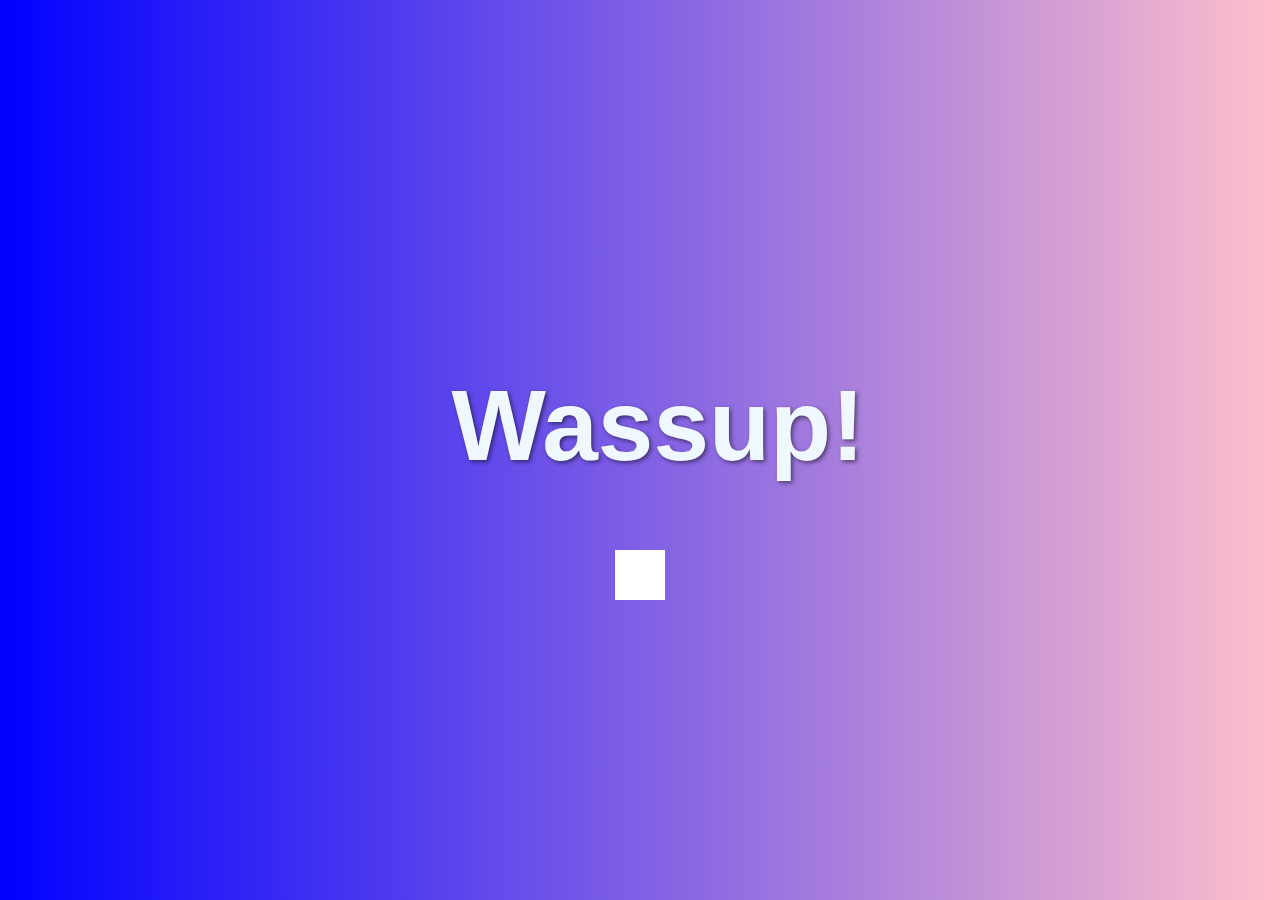
<file: AnimatedSearchWidget/index.html>
<!DOCTYPE html>
<html lang="en">
  <head>
    <meta charset="UTF-8" />
    <meta name="viewport" content="width=device-width, initial-scale=1.0" />
    <link rel="stylesheet" href="../MakingTemplate/style.css" />
    <link
      rel="stylesheet"
      href="https://cdnjs.cloudflare.com/ajax/libs/font-awesome/5.15.2/css/all.min.css"
      integrity="sha512-HK5fgLBL+xu6dm/Ii3z4xhlSUyZgTT9tuc/hSrtw6uzJOvgRr2a9jyxxT1ely+B+xFAmJKVSTbpM/CuL7qxO8w=="
      crossorigin="anonymous"
    />
    <link rel="stylesheet" href="./style.css" />
    <title>Hidden Search</title>
  </head>
  <body>
    <h1>Wassup!</h1>
    <div class="search">
      <input type="text" class=" input" placeholder="Search..." />
      <button class="button">
        <i class="fas fa-search"></i>
      </button>
    </div>

    <script src="./search.js"></script>
  </body>
</html>
</file>
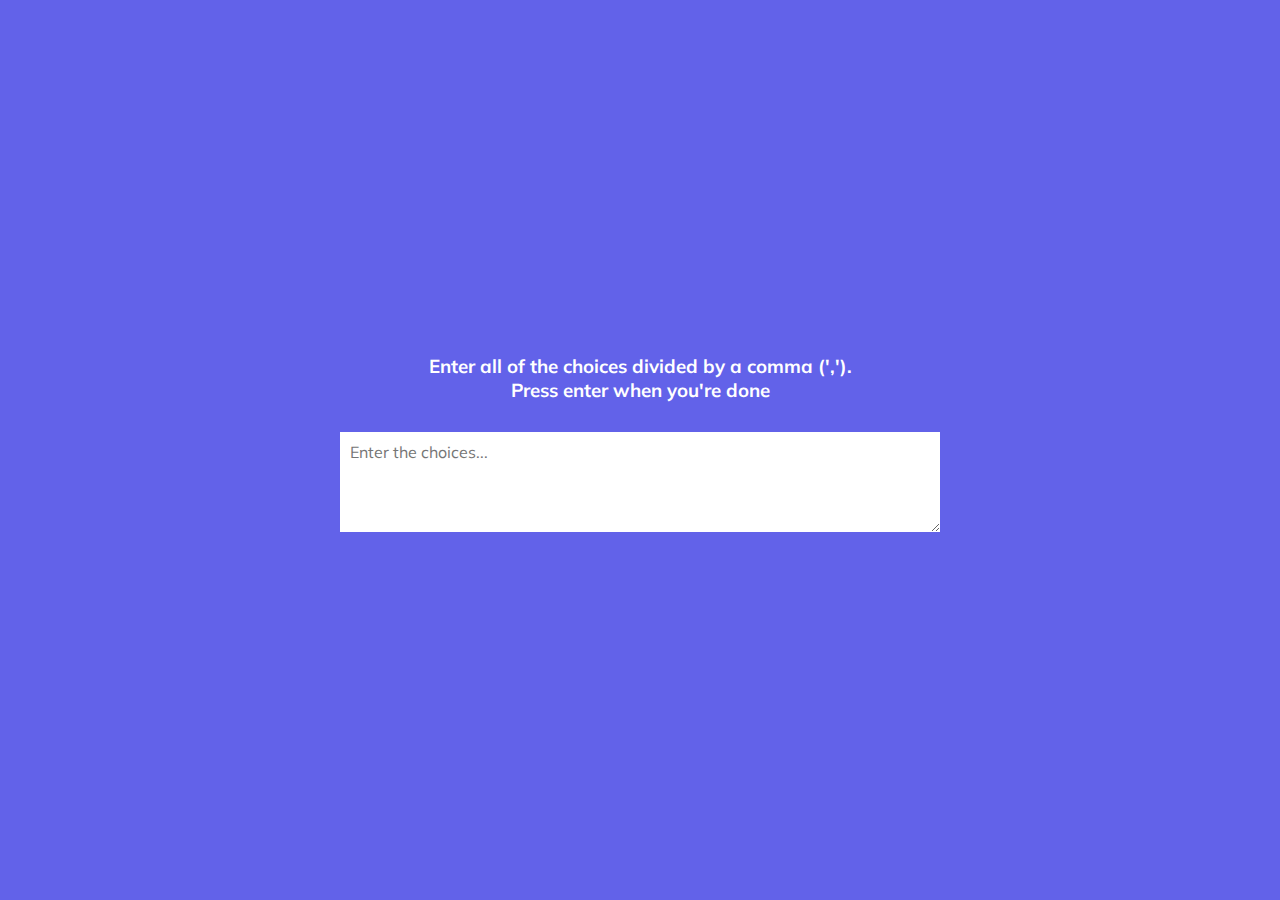
<file: ChoicePicker/index.html>
<!DOCTYPE html>
<html lang="en">
  <head>
    <meta charset="UTF-8" />
    <meta name="viewport" content="width=device-width, initial-scale=1.0" />
    <link rel="stylesheet" href="./style.css" />
    <title>Random Choice Picker</title>
  </head>
  <body>
    <div class="container">
      <h3>
        Enter all of the choices divided by a comma (','). <br />Press enter
        when you're done
      </h3>
      <textarea id="textarea" placeholder="Enter the choices..."></textarea>
      <div id="tags"></div>
    </div>
    <script src="./script.js"></script>
  </body>
</html>
</file>
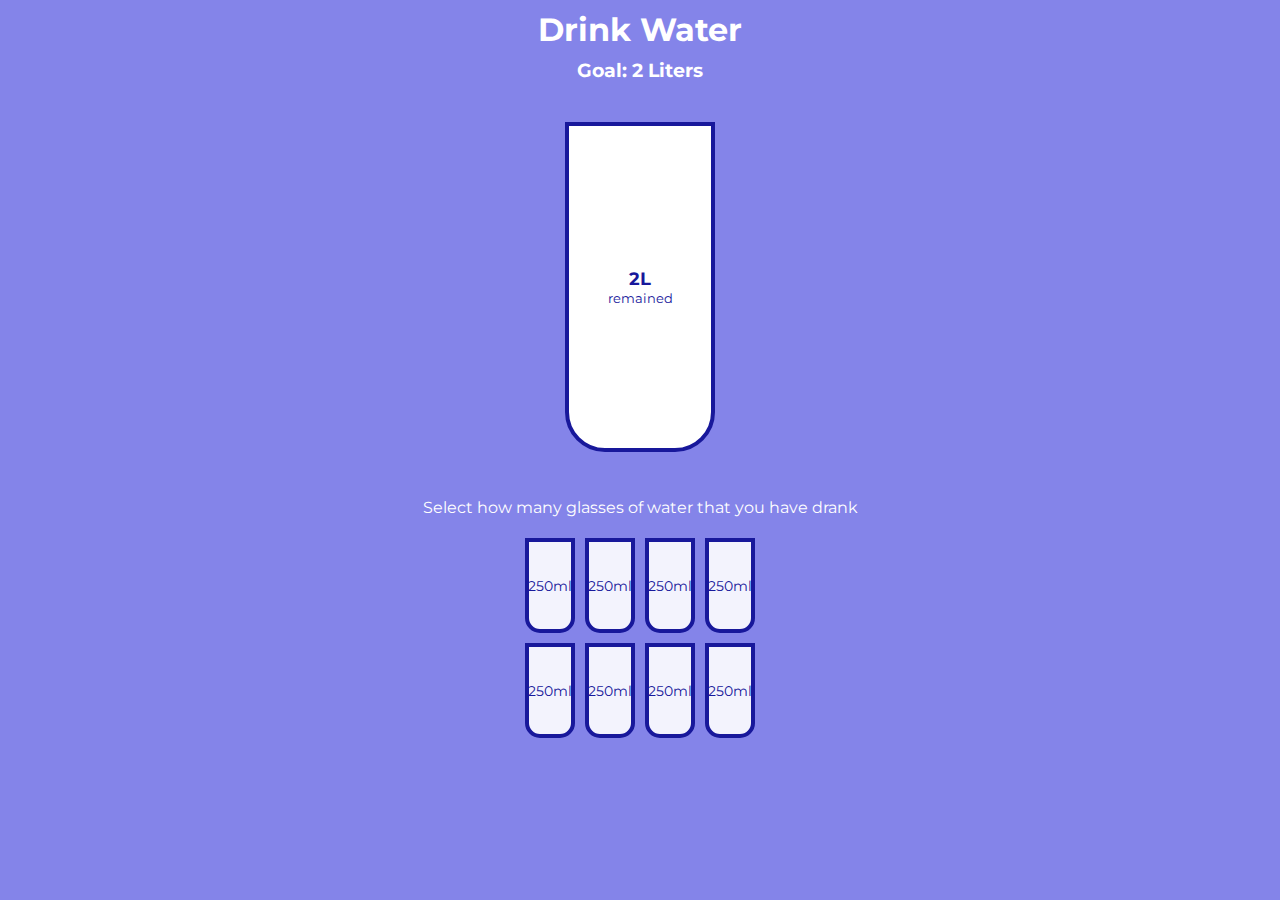
<file: DrinkWater/index.html>
<!DOCTYPE html>
<html lang="en">
<head>
    <meta charset="UTF-8">
    <meta name="viewport" content="width=device-width, initial-scale=1.0">
    <link rel="stylesheet" href="style.css">
    <title>Drink Water</title>
</head>
<body>
    <h1>Drink Water</h1>
    <h3>Goal: 2 Liters</h3>

    <div class="cup">
        <div class="remained" id="remained">
            <span id="litres"></span>
            <small>remained</small>
        </div>

        <div class="percentage" id="percentage"></div>


    </div>

    <p class="text">Select how many glasses of water that you have drank</p>

    <div class="cups">
        <div class="cup small-cup">250ml</div>
        <div class="cup small-cup">250ml</div>
        <div class="cup small-cup">250ml</div>
        <div class="cup small-cup">250ml</div>
        <div class="cup small-cup">250ml</div>
        <div class="cup small-cup">250ml</div>
        <div class="cup small-cup">250ml</div>
        <div class="cup small-cup">250ml</div>

    </div>

    <script src="script.js"></script>
</body>
</html>
</file>
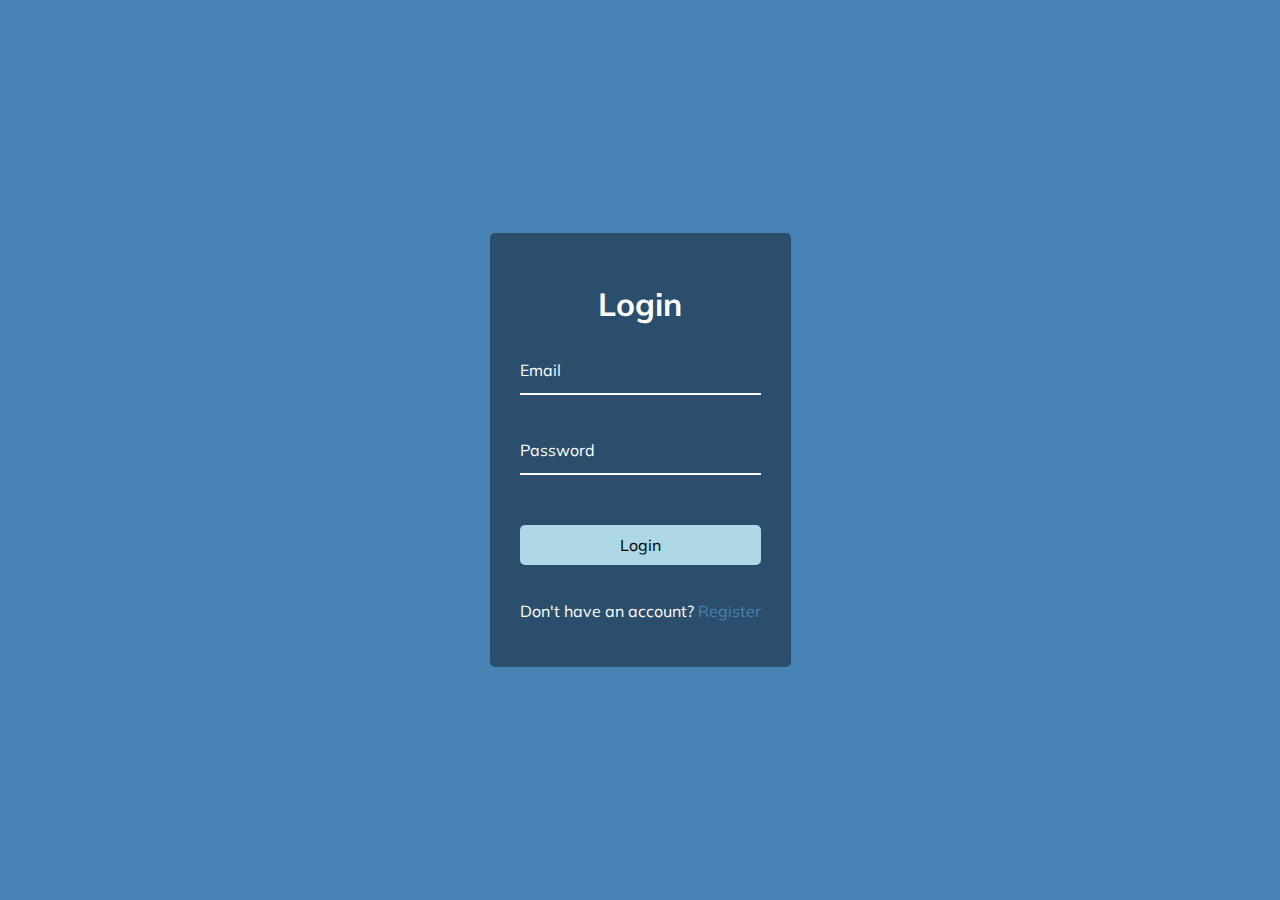
<file: FormWaveAnimation/index.html>
<!DOCTYPE html>
<html lang="en">
<head>
    <meta charset="UTF-8">
    <meta name="viewport" content="width=device-width, initial-scale=1.0">
    <link rel="stylesheet" href="./style.css">
    <title>Form Input Wave</title>
</head>
<body>
    <div class="container">
        <h1>Login</h1>
        <form>
            <div class="form-control">
                <input type="text" required>
                <label>Email</label>
            </div>
            <div class="form-control">
                <input type="password" required>
                <label>Password</label>
            </div>
            <button class="btn">Login</button>
        </form>
            <p>Don't have an account? <a href="#">Register</a></p>
    </div>

    <script src="./script.js"></script>
</body>
</html>
</file>
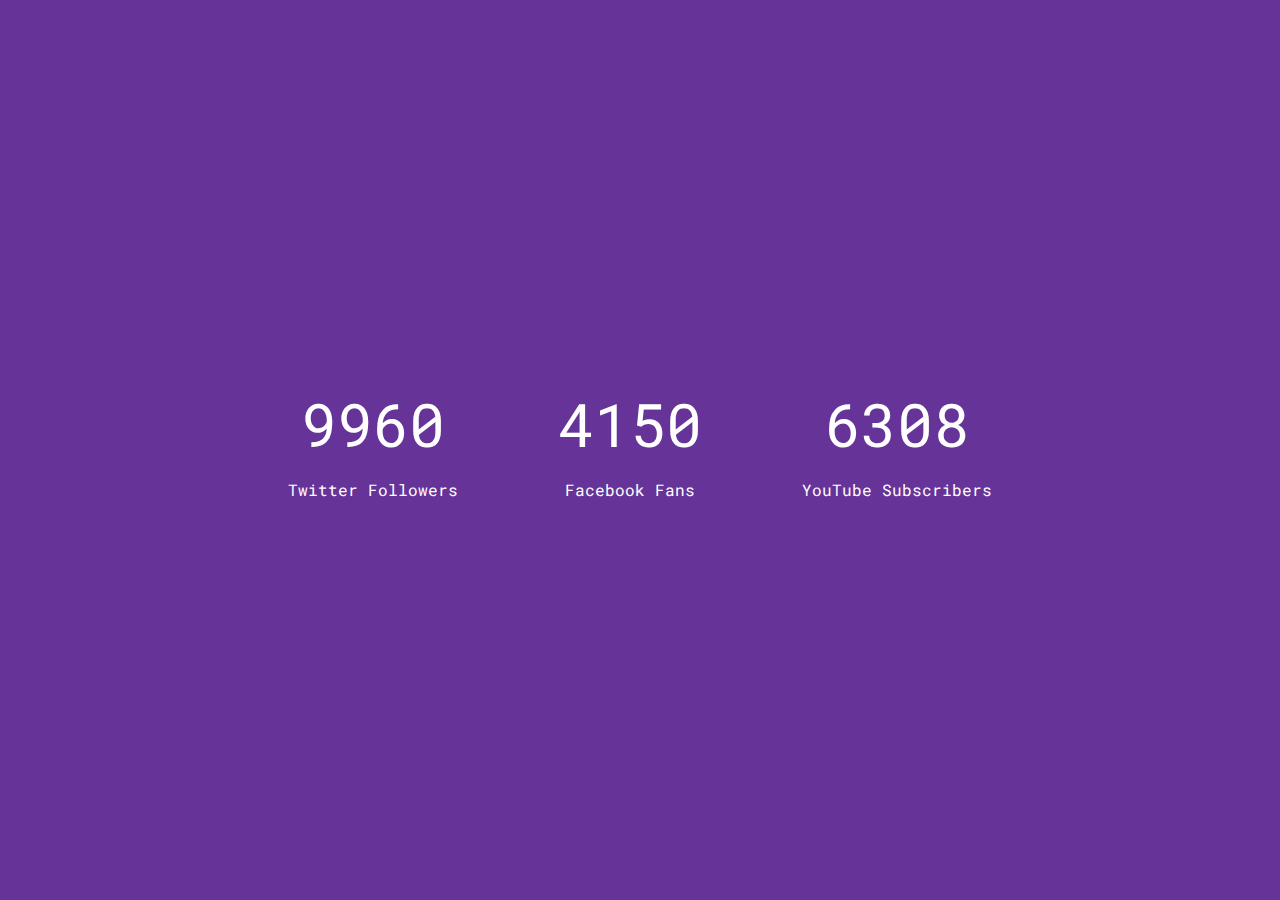
<file: IncrementCounter/index.html>
<!DOCTYPE html>
<html lang="en">
<head>
    <meta charset="UTF-8">
    <meta name="viewport" content="width=device-width, initial-scale=1.0">
    <link rel="stylesheet" href="https://cdnjs.cloudflare.com/ajax/libs/font-awesome/5.15.2/css/all.min.css"
        integrity="sha512-HK5fgLBL+xu6dm/Ii3z4xhlSUyZgTT9tuc/hSrtw6uzJOvgRr2a9jyxxT1ely+B+xFAmJKVSTbpM/CuL7qxO8w=="
        crossorigin="anonymous" />
    <link rel="stylesheet" href="./style.css">
    <title>Increment Counter</title>
</head>
<body>
    
    <div class="counter-container">
        <i class="fab fa-twitter fa-3x"></i>
        <div class="counter" data-target="12000"></div>
        <p>Twitter Followers</p>
    </div>

    <div class="counter-container">
        <i class="fab fa-facebook fa-3x"></i>
        <div class="counter" data-target="5000"></div>
        <p>Facebook Fans</p>
    </div>
    <div class="counter-container">
        <i class="fab fa-youtube fa-3x"></i>
        <div class="counter" data-target="7500"></div>
        <p>YouTube Subscribers</p>
    </div>

    <script src="./script.js"></script>
</body>
</html>
</file>
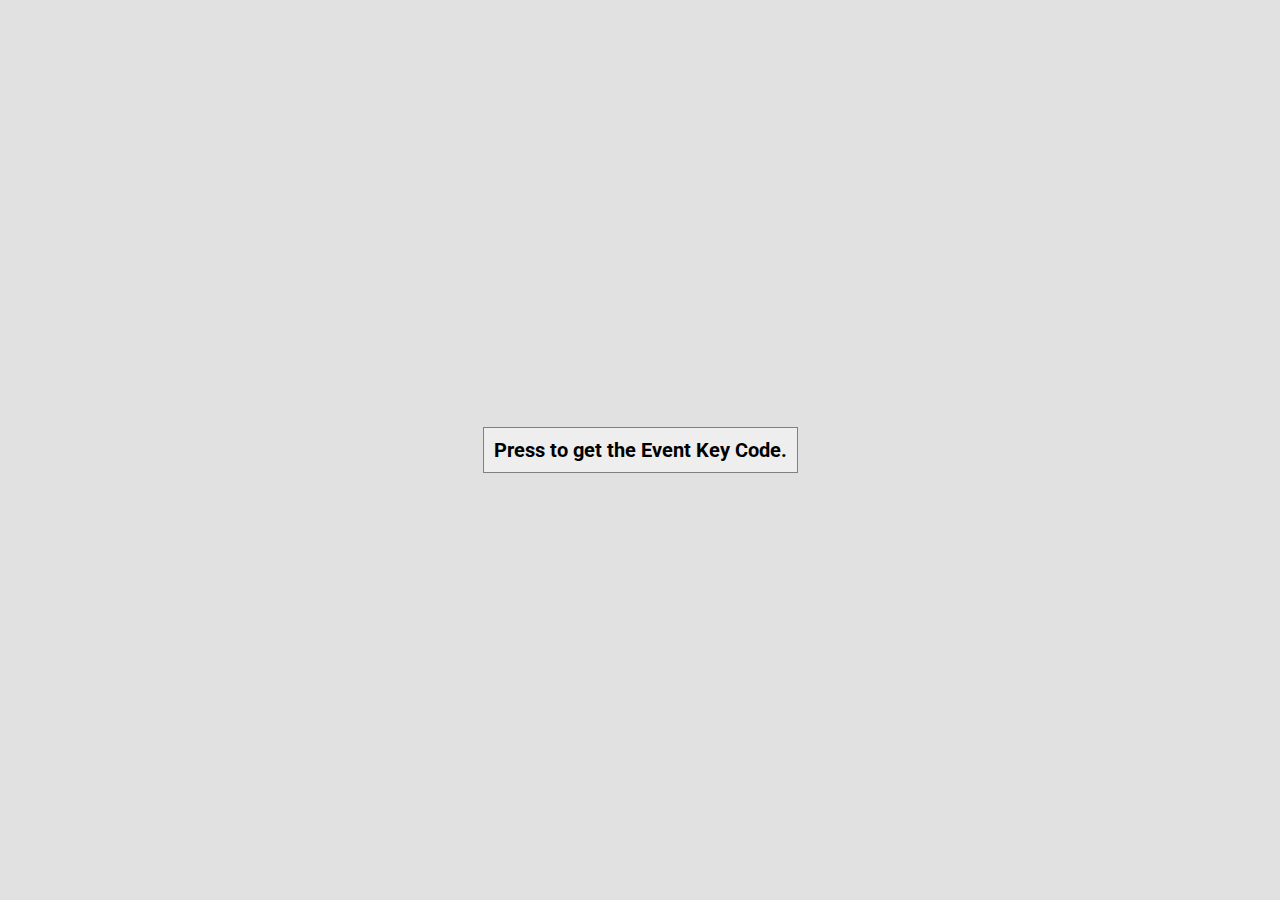
<file: KeyboardEvents/index.html>
<!DOCTYPE html>
<html lang="en">
<head>
    <meta charset="UTF-8">
    <meta name="viewport" content="width=device-width, initial-scale=1.0">
    <link rel="stylesheet" href="./style.css">
    <title>Event Keycode</title>
</head>
<body>
    <div id="insert">
        <div class="key">
            Press to get the Event Key Code.
        </div>
    </div>
    <script src="./script.js"></script>
</body>
</html>
</file>
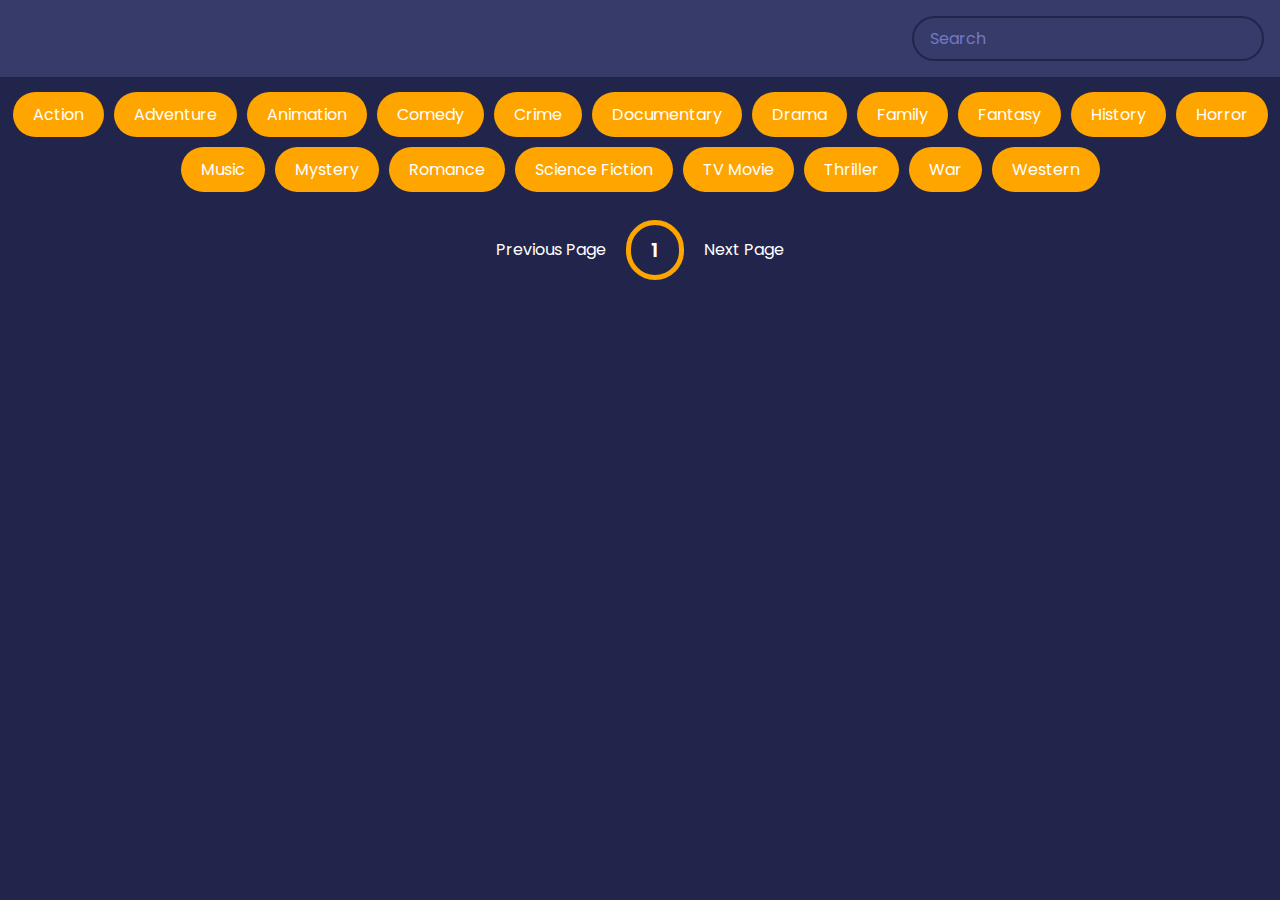
<file: MovieApp/index.html>
<!DOCTYPE html>
<html lang="en">
<head>
    <meta charset="UTF-8">
    <meta name="viewport" content="width=device-width, initial-scale=1.0">
    <link rel="stylesheet" href="./style.css">
    <title>Movie App</title>
</head>
<body>
    
    <header>
        <form  id="form">
            <input type="text" placeholder="Search" id="search" class="search">
        </form>
    </header>
    <div id="tags"></div>
    <div id="myNav" class="overlay">

        <!-- Button to close the overlay navigation -->
        <a href="javascript:void(0)" class="closebtn" onclick="closeNav()">&times;</a>
      
        <!-- Overlay content -->
        <div class="overlay-content" id="overlay-content"></div>
        
        <a href="javascript:void(0)" class="arrow left-arrow" id="left-arrow">&#8656;</a> 
        
        <a href="javascript:void(0)" class="arrow right-arrow" id="right-arrow" >&#8658;</a>

      </div>
    <main id="main"></main>
    <div class="pagination">
        <div class="page" id="prev">Previous Page</div>
        <div class="current" id="current">1</div>
        <div class="page" id="next">Next Page</div>

    </div>

    <script src="./script.js"></script>
</body>
</html>
</file>
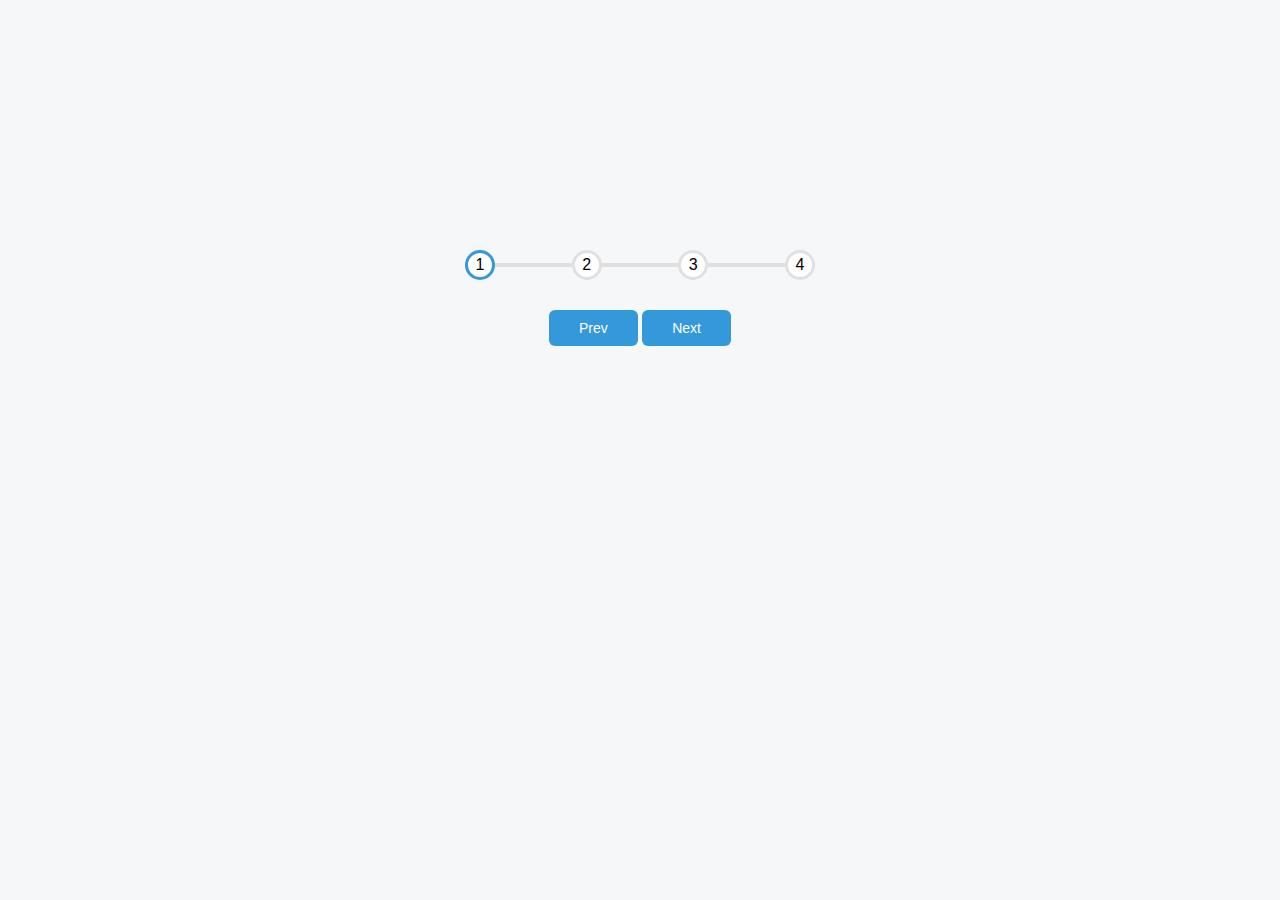
<file: ProgressSteps/index.html>
<!DOCTYPE html>
<html lang="en">
  <head>
    <meta charset="UTF-8" />
    <meta name="viewport" content="width=device-width,
     initial-scale=1.0" />
     <link rel="stylesheet" href="style.css">
    <title>My Project</title>
  </head>
  <body>
    <div class="container">
        <div class="progress-container">
            <div class="progress" id="progress"></div>
            <div class="circle active">1</div>
            <div class="circle">2</div>
            <div class="circle">3</div>
            <div class="circle">4</div>
        </div>

        <button class="btn" id="prev">Prev</button>
        <button class="btn" id="next">Next</button>

    </div>

    <script src="script.js"></script>
  </body>
</html>
</file>
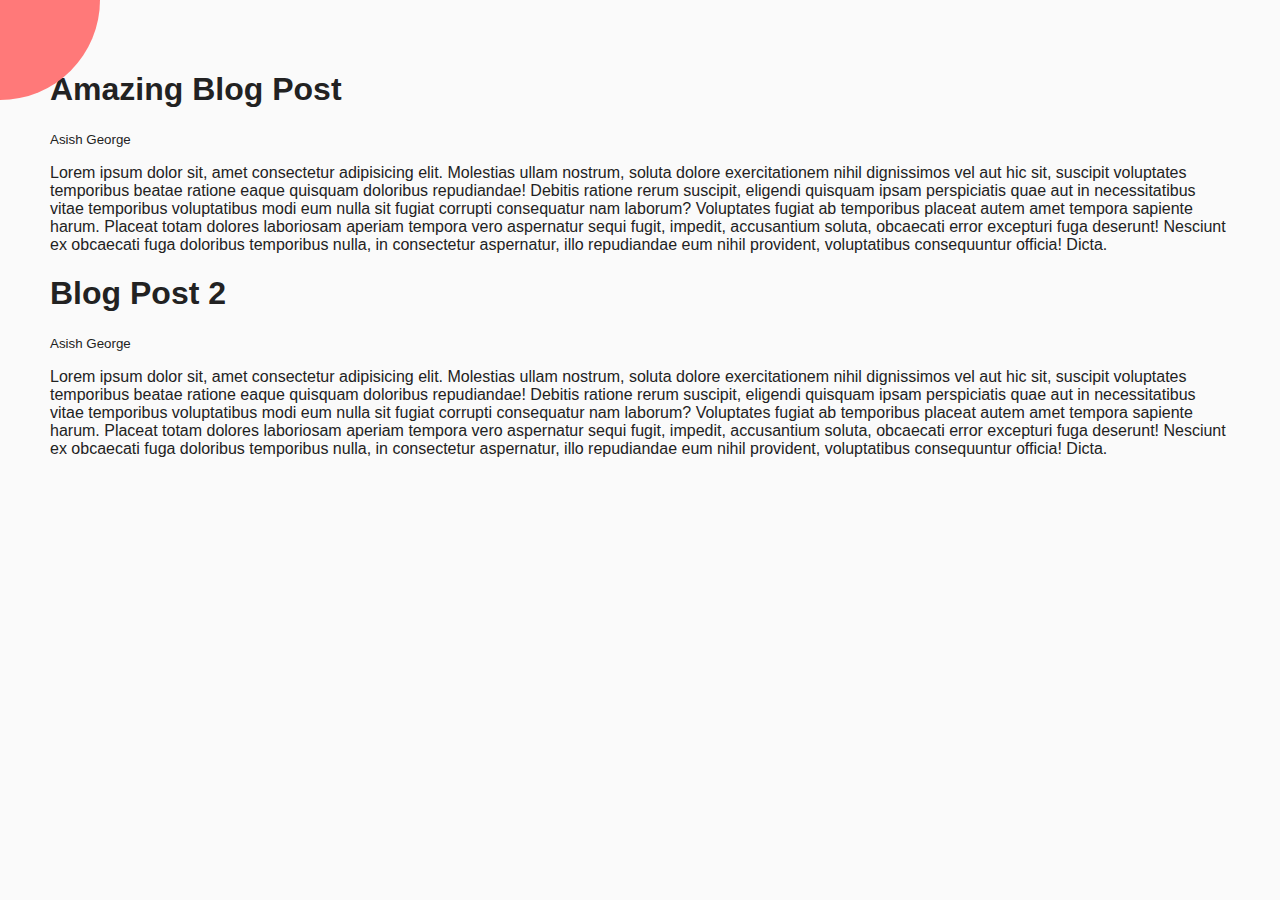
<file: RotatingNavigation/index.html>
<!DOCTYPE html>
<html lang="en">
  <head>
    <meta charset="UTF-8" />
    <meta name="viewport" content="width=device-width, initial-scale=1.0" />
    <link rel="stylesheet" href="style.css" />
    <link
      rel="stylesheet"
      href="https://cdnjs.cloudflare.com/ajax/libs/font-awesome/5.15.2/css/all.min.css"
      integrity="sha512-HK5fgLBL+xu6dm/Ii3z4xhlSUyZgTT9tuc/hSrtw6uzJOvgRr2a9jyxxT1ely+B+xFAmJKVSTbpM/CuL7qxO8w=="
      crossorigin="anonymous"
    />
    <title>Rotating Navigation</title>
  </head>
  <body>
    <div class="container">
      <div class="circle-container">
        <div class="circle">
          <button id="close">
            <i class="fas fa-times"></i>
          </button>
          <button id="open">
            <i class="fas fa-bars"></i>
          </button>
        </div>
      </div>
      <div class="content">
        <h1>Amazing Blog Post</h1>
        <small>Asish George</small>
        <p>
          Lorem ipsum dolor sit, amet consectetur adipisicing elit. Molestias
          ullam nostrum, soluta dolore exercitationem nihil dignissimos vel aut
          hic sit, suscipit voluptates temporibus beatae ratione eaque quisquam
          doloribus repudiandae! Debitis ratione rerum suscipit, eligendi
          quisquam ipsam perspiciatis quae aut in necessitatibus vitae
          temporibus voluptatibus modi eum nulla sit fugiat corrupti consequatur
          nam laborum? Voluptates fugiat ab temporibus placeat autem amet
          tempora sapiente harum. Placeat totam dolores laboriosam aperiam
          tempora vero aspernatur sequi fugit, impedit, accusantium soluta,
          obcaecati error excepturi fuga deserunt! Nesciunt ex obcaecati fuga
          doloribus temporibus nulla, in consectetur aspernatur, illo
          repudiandae eum nihil provident, voluptatibus consequuntur officia!
          Dicta.
        </p>
        <h1>Blog Post 2</h1>
        <small>Asish George</small>
        <p>
          Lorem ipsum dolor sit, amet consectetur adipisicing elit. Molestias
          ullam nostrum, soluta dolore exercitationem nihil dignissimos vel aut
          hic sit, suscipit voluptates temporibus beatae ratione eaque quisquam
          doloribus repudiandae! Debitis ratione rerum suscipit, eligendi
          quisquam ipsam perspiciatis quae aut in necessitatibus vitae
          temporibus voluptatibus modi eum nulla sit fugiat corrupti consequatur
          nam laborum? Voluptates fugiat ab temporibus placeat autem amet
          tempora sapiente harum. Placeat totam dolores laboriosam aperiam
          tempora vero aspernatur sequi fugit, impedit, accusantium soluta,
          obcaecati error excepturi fuga deserunt! Nesciunt ex obcaecati fuga
          doloribus temporibus nulla, in consectetur aspernatur, illo
          repudiandae eum nihil provident, voluptatibus consequuntur officia!
          Dicta.
        </p>
      </div>
    </div>

    <nav>
      <ul>
        <li><i class="fas fa-home"></i>Home</li>
        <li><i class="fas fa-user alt"></i>About</li>
        <li><i class="fas fa-envelope"></i>Concact</li>
      </ul>
    </nav>

    <script src="script.js"></script>
  </body>
</html>
</file>
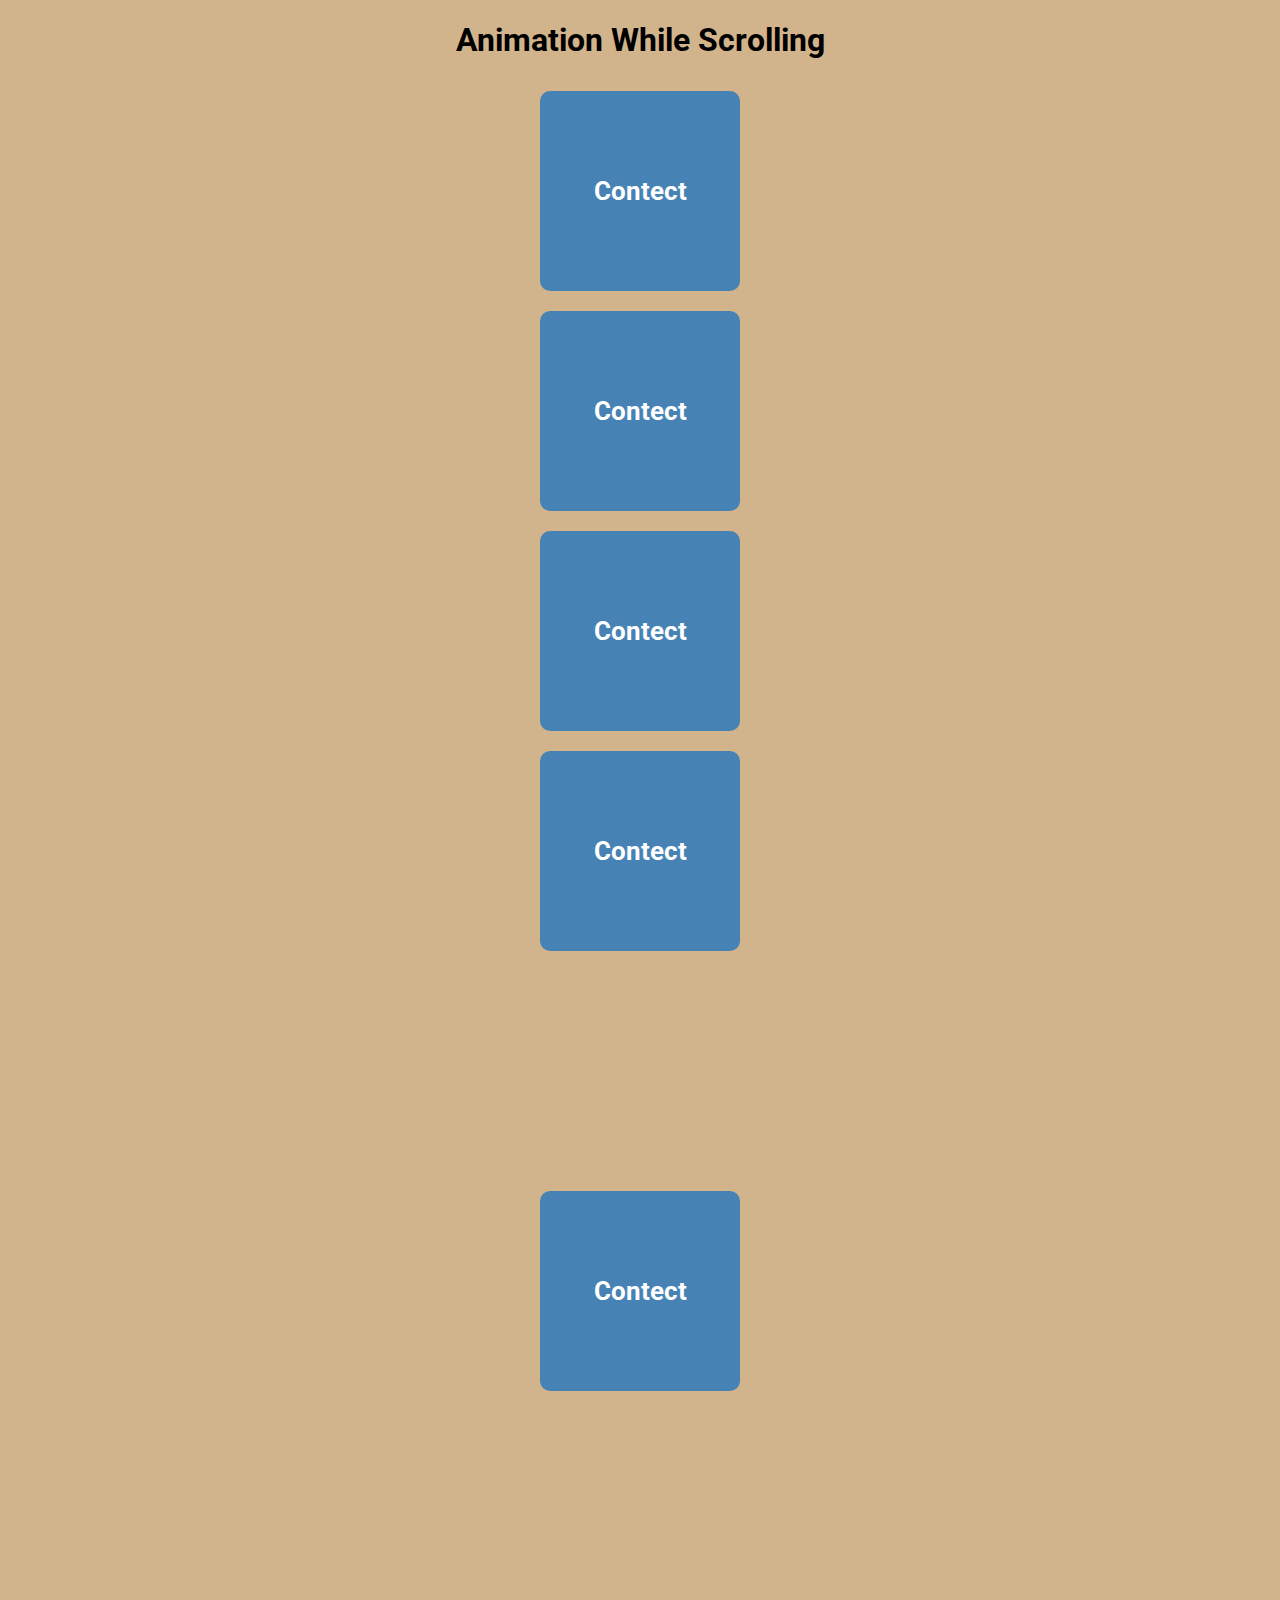
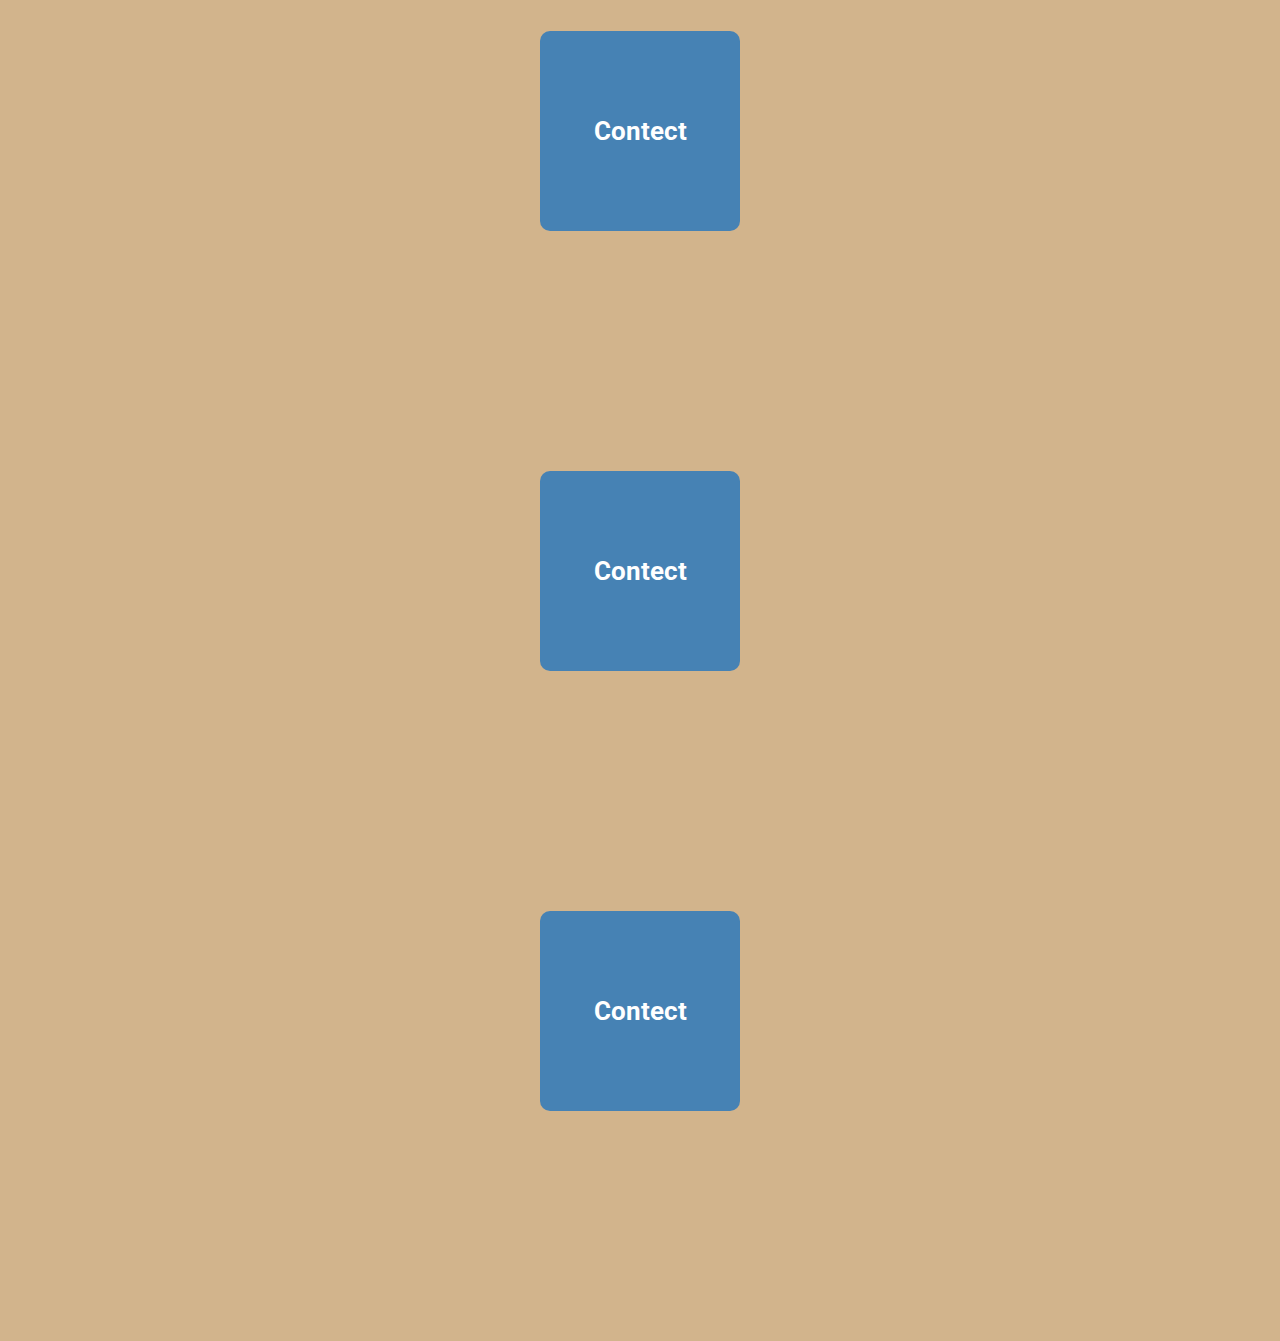
<file: ScrollAnimation/index.html>
<!DOCTYPE html>
<html lang="en">
<head>
    <meta charset="UTF-8">
    <meta name="viewport" content="width=device-width, initial-scale=1.0">
    <link rel="stylesheet" href="./style.css">
    <title>Scroll Animation</title>
</head>
<body>
    <h1>Animation While Scrolling</h1>
    <div class="box"><h2>Contect</h2></div>
    <div class="box">
        <h2>Contect</h2>
    </div>
    <div class="box">
        <h2>Contect</h2>
    </div>
    <div class="box">
        <h2>Contect</h2>
    </div>
    <div class="box">
        <h2>Contect</h2>
    </div>
    <div class="box">
        <h2>Contect</h2>
    </div>
    <div class="box">
        <h2>Contect</h2>
    </div>
    <div class="box">
        <h2>Contect</h2>
    </div>
    <div class="box">
        <h2>Contect</h2>
    </div>
    <div class="box">
        <h2>Contect</h2>
    </div>
    <div class="box">
        <h2>Contect</h2>
    </div>
    <div class="box">
        <h2>Contect</h2>
    </div>
    <div class="box">
        <h2>Contect</h2>
    </div>


    <script src="./script.js"></script>
</body>
</html>
</file>
<file: MakingTemplate/style.css>
@import url('https://fonts.googleapis.com/css2?family=PT+Serif:ital,wght@0,400;0,700;1,400&family=Roboto:wght@100;400;700&display=swap');

*{
    box-sizing: border-box;
}

body{
    font-family: 'Roboto', sans-serif;
    margin: 0;
    display: flex;
    flex-direction: column;
    align-items: center;
    justify-content: center;
    min-height: 100;
    overflow: hidden;
}
</file>
<file: AnimatedSearchWidget/style.css>
@import url("https://fonts.googleapis.com/css2?family=Borel&family=Caveat:wght@400;500;600&family=Edu+SA+Beginner:wght@600&family=PT+Serif:ital,wght@0,400;0,700;1,400&family=Roboto:wght@100;400;700&display=swap");
* {
  box-sizing: border-box;
}

body {
  background-image: linear-gradient(90deg , blue, pink);
  font-family: "Roboto", sans-serif;
  margin: 0;
  display: flex;
  align-items: center;
  justify-content: center;
  min-height: 100vh;
  overflow: hidden;
}
h1{
    color: aliceblue;
    font-family: Verdana, Geneva, Tahoma, sans-serif;
    font-size: 100px;
    position: relative;
    justify-content: center;
    left: 18px;
    text-shadow: 2px 2px 4px rgba(0, 0, 0, 0.5);
}
.search{
    position: relative;
    height: 50px;
}
.search .input{
    background-color: #fff;
    padding: 10px;
    border: 0;
    height: 50px;
    width: 50px;
    font-size: 18px;
    transition: width 0.3s ease;
    justify-content: center;
}

.search .button{
    background-color: #fff;
    border: 0;
    position: absolute;
    top: 0;
    left: 0;
    height: 50px;
    width: 50px;
    font-size: 20px;
    transition: transform 0.3s ease;
}
.search.active .button{
    transform: translateX(200px);
}
.search.active .input{
    width: 200px;
}
.search .input:focus , .search .button:focus{
    outline: 0;
}
</file>
<file: ChoicePicker/style.css>
@import url('https://fonts.googleapis.com/css?family=Muli:wght@100;400;700&display=swap');

*{
    box-sizing: border-box;
}

body{
    background-color: rgb(98, 98, 233);
    font-family: 'Muli', sans-serif;
    margin: 0;
    display:flex;
    flex-direction: column;
    align-items: center;
    justify-content: center;
    min-height: 100vh;
    overflow:hidden;
}
h3{
    color: #fff;
    text-align: center;
    margin: 10px 0 20px;
}

.container{
    width: 600px;
}
textarea{
    width: 100%;
    height: 100px;
    font-family: inherit;
    font-size: 16px;
    padding: 10px;
    border: 0;
    margin: 10px 0 20px ;  
}
.tag{
    background-color: orange;
    padding: 10px 20px;
    border-radius: 50px;
    color: white;
    display: inline-block;
    margin: 0 5px;
}
.tag.highlight{
    background-color: darkblue;
}
</file>
<file: DrinkWater/style.css>
@import url('https://fonts.googleapis.com/css?family=Montserrat:wght@400;700&display=swap');

*{
    box-sizing: border-box;
}

body{
    background-color: rgb(132, 132, 233);
    color:#fff;
    font-family: 'Montserrat', sans-serif;
    margin: 0;
    display:flex;
    flex-direction: column;
    align-items: center;
    min-height: 100vh;
}
h1{
    margin: 10px 0 0;
}
h3{
    margin: 10px 0;
}
.cup{
    background-color: #fff;
    color: rgb(24, 24, 155);
    border: 4px solid rgb(24, 24, 155);
    border-radius: 0 0 40px 40px;
    height: 330px;
    width: 150px;
    margin: 30px 0;
    display: flex;
    flex-direction: column;
    overflow: hidden;
    transition: 0.3s ease;
}
.cup.small-cup{
    height: 95px;
    width: 50px;
    border-radius: 0 0 15px 15px;
    cursor: pointer;
    background-color: rgba(255, 255, 255, 0.9);
    font-size: 14px;
    align-items: center;
    justify-content: center;
    margin: 5px;
    transition: 0.3s ease;
}

.cup.small-cup.full{
    background-color: rgb(139, 139, 248);
    color: #fff;
}
.cups{
    display: flex;
    flex-wrap: wrap;
    align-items: center;
    justify-content: center;
    width: 280px;
}
.remained{
    display: flex;
    flex-direction: column;
    align-content: center;
    justify-content: center;
    text-align: center;
    flex: 1;
    transition: 0.3s ease;
}
.remained span{
    font-weight: bold;
    font-size: 18px;
}
.percentage{
    display: flex;
    align-items: center;
    justify-content: center;
    text-align: center;
    background-color: rgb(139, 139, 248);
    color: #fff;
    height: 0;
    font-size: 20px;
    font-weight: bold;
    transition: 0.3s ease;
}
</file>
<file: FormWaveAnimation/style.css>
@import url('https://fonts.googleapis.com/css?family=Muli&display=swap');

*{
    box-sizing: border-box;
}

body{
    background-color:steelblue;
    color:#fff;
    font-family: 'Muli', sans-serif;
    margin: 0;
    display:flex;
    flex-direction: column;
    align-items: center;
    justify-content: center;
    min-height: 100vh;
    overflow:hidden;
}
.container{
    background-color: rgba(0,0,0,0.4);
    padding:30px;
    border-radius: 5px;
}
.container h1{
    text-align: center;
}
.container a {
    text-decoration: none;
    color: steelblue;
}
.btn{
    width: 100%;
    padding: 10px;
    border-radius: 5px;
    border: 0;
    margin: 20px 0;
    background-color: lightblue;
    font-family: inherit;
    font-size: 16px;
}
.btn:focus{
    outline: 0;
    transform: scale(0.98);
}
.form-control{
    position: relative;
    margin: 20px 0 30px;
}
.form-control input{
    background-color: transparent;
    border: 0;
    border-bottom: 2px solid #fff;
    width:100%;
    display: block;
    padding: 15px 0;
    color: #fff;
    font-size: 16px;
}
.form-control input:focus, .form-control input:valid{
    outline: 0;
    border-bottom-color: lightblue;
}
.form-control label{
    position: absolute;
    top: 15px;
    left: 0;
}
.form-control label span{
    display:inline-block;
    transition: transform 0.3s ease-in;
}
.form-control input:focus + label span, .form-control input:valid + label span{
    transform: translateY(-30px);
}
</file>
<file: IncrementCounter/style.css>
@import url('https://fonts.googleapis.com/css2?family=Roboto+Mono:wght@100;400;700&display=swap');

*{
    box-sizing: border-box;
}

body{
    background-color: rebeccapurple;
    color:#fff;
    font-family: 'Roboto Mono', sans-serif;
    margin: 0;
    display:flex;
    align-items: center;
    justify-content: center;
    min-height: 100vh;
    overflow:hidden;
}

.counter-container{
    display:flex;
    flex-direction: column;
    justify-content: center;
    text-align: center;
    margin: 20px 50px;
}

.counter{
    font-size: 60px;
}

@media (max-width: 580px){
    body{
        flex-direction: column;
    }
}
</file>
<file: KeyboardEvents/style.css>
@import url('https://fonts.googleapis.com/css2?family=Roboto:wght@100;400;700&display=swap');

*{
    box-sizing: border-box;
}

body{
    background-color: #e1e1e1;
    font-family: 'Roboto', sans-serif;
    margin: 0;
    display:flex;
    text-align: center;
    align-items: center;
    justify-content: center;
    min-height: 100vh;
    overflow:hidden;
}

.key{
    display: inline-flex;
    border:  1px solid grey;
    padding: 10px;
    position: relative;
    font-family: inherit;
    font-size: 20px;
    font-weight: bold;
    box-shadow: 2px, 2px, 2px, rgba(0, 0, 0, 0.1);
    margin: 10px;
    min-width: 150px;
    align-items: center;
    flex-direction: column;
    background-color: #eee;
}

.key small {
    position: absolute;
    top: -25px;
    left: 0px;
    width: 100%;
    text-align: center;
    color: grey;
    font-size: 16px;
}
</file>
<file: MovieApp/style.css>
@import url('https://fonts.googleapis.com/css2?family=Poppins:wght@200;400;700&display=swap');

*{
    box-sizing: border-box;
}

:root{
    --primary-color:#22254b;
    --secondary-color: #373b69;
}

body{
    background-color: var(--primary-color);
    font-family: 'Poppins', sans-serif;
    margin: 0;
}
header{
    padding: 1rem;
    display: flex;
    justify-content: flex-end;
    background-color: var(--secondary-color);
}
.search{
    background-color: transparent;
    border: 2px solid var(--primary-color);
    padding: 0.5rem 1rem;
    border-radius: 50px;
    font-size: 1rem;
    color: #fff;
    font-family: inherit;
}
.search:focus{
    outline: 0;
    background-color: var(--primary-color);
}
.search::placeholder{
    color: #7378c5;
}
main{
    display: flex;
    flex-wrap: wrap;
    justify-content: center;
}
.movie {
    width: 300px;
    margin: 1rem;
    border-radius: 3px;
    box-shadow: 0.2px 4px 5px rgba(0,0,0,0.1);
    background-color: var(--secondary-color);
    position: relative;
    overflow: hidden;
}
.movie img{
    width: 100px;
}
.movie-info{
    color: #eee;
    display: flex;
    align-items: center;
    justify-content: space-between;
    padding: 0.5rem 1rem 1rem;
    letter-spacing: 0.5px;
}
.movie-info h3{
    margin-top: 0;
}
.movie-info span{
    background-color: var(--primary-color);
    padding: 0.25rem 0.5rem;
    border-radius: 3px;
    font-weight: bold;
}
.movie-info span.green{
    color:lightgreen;
}

.movie-info span.orange{
    color:orange;
}

.movie-info span.red{
    color:red;
}

.overview{
    position:absolute;
    left:0;
    right:0;
    bottom:0;
    background-color: #fff;
    padding: 1rem;
    max-height: 100%;
    transform:translateY(101%);
    transition:transform 0.3s ease-in;
}
.movie:hover .overview{
    transform: translateY(0);
}
#tags{
    display: flex;
    flex-wrap: wrap;
    justify-content: center;
    align-items: center;
    margin: 10px auto;
}
.tag{
    color: white;
    padding: 10px 20px;
    background-color: orange;
    border-radius: 50px;
    margin: 5px;
    display: inline-block;
    cursor: pointer;
}
.tag.highlight{
    background-color: red;
}
.no-results{
    color: white;
}
.pagination{
    display: flex;
    margin: 10px 30px;
    align-items: center;
    justify-content: center;
    color: white;
}
.page{
    padding: 20px;
    cursor: pointer;
}
.page.disabled{
    cursor: not-allowed;
    color: grey;
}
.current{
    padding: 10px 20px;
    border-radius: 50px;
    border: 5px solid orange;
    font-size: 20px;
    font-weight: 600;
}
.know-more{
    background-color: orange;
    color: white;
    font-size: 16px;
    font-weight: bold;
    border: 0;
    border-radius: 50px;
    padding: 10px 20px;
    margin-top: 5px;
}
    /* The Overlay (background) */
    .overlay{
        height: 100px;
        width: 0;
        position: fixed;
        z-index: 1;
        left: 0;
        top: 0;
        background-color: rgba(0,0,0);
        background-color: rgba(0,0,0, 0.9); 
        overflow-x: hidden;
        transition: 0.5s;
    }
    .overlay-content {
        position: relative;
        top: 10%;
        width: 100%;
        text-align: center;
        margin-top: 30px;
    }
    .overlay a {
        padding: 8px;
        text-decoration: none;
        font-size: 36px;
        color: #818181;
        display: block;
        transition: 0.3s;
    }
    .overlay a:hover, .overlay a:focus {
        color: #f1f1f1;
    }
    .overlay .closebtn {
        position: absolute;
        top: 20px;
        right: 45px;
        font-size: 60px;
    }
    @media screen and (max-height: 450px) {
        .overlay a {font-size: 20px}
        .overlay .closebtn {
          font-size: 40px;
          top: 15px;
          right: 35px;
        }
      }
    
    
      .embed.hide{
          display: none;
      }
    
      .embed.show{
          display: inline-block;
      }
    
      .arrow{
          position: absolute;
          font-size: 40px;
      }
    
      .arrow.left-arrow{
          top:50%;
          left:5%;
          transform: translateY(-50%);
      }
    
      
      .arrow.right-arrow{
        top:50%;
        transform: translateY(-50%);
        right:5%;
    }
    
    .dots{
        margin-top: 30px;
    }
    
    .dots .dot {
        padding: 5px 15px;
        border-radius: 50%;
        border: 5px solid var(--secondary-color);
        color: white;
        font-size: 20px;
        font-weight: 600;
        margin: 5px;
    }
    
    .dots .dot.active{
        border-color: orange;
    }
</file>
<file: ProgressSteps/style.css>
@import url('https://fonts.googleapis.com/css2?family=Muli+Serif:ital,wght@0,400;0,700;1,400&family=Roboto:wght@100;400;700&display=swap');

*{
    box-sizing: border-box;
}

body{
    background-color: #f6f7f9;
    font-family: 'Muli', sans-serif;
    margin: 250px;
    display: flex;
    flex-direction: column;
    align-items: center;
    justify-content: center;
    min-height: 100;
    overflow: hidden;
}

.container{
    text-align: center;
}

.progress-container{
    display: flex;
    max-width: 100%;
    width: 350px;
    justify-content: space-between;
    margin-bottom: 30px;
    position: relative;
}
.progress-container::before{
    content:'';
    background-color: #e0e0e0;
    position: absolute;
    top: 50%;
    left: 0;
    transform: translateY(-50%);
    height: 4px;
    width: 100%;
    z-index: -1;
    transition: 0.4s ease;
}
.progress{
    background-color: #3498db;
    position: absolute;
    top: 50%;
    left: 0;
    transform: translateY(-50%);
    height: 4px;
    width: 0%;
    z-index: -1;
    transition: 0.4s ease;
}
.circle{
    background-color: white;
    height: 30px;
    width: 30px;
    border-radius: 50%;
    display: flex;
    justify-content: center;
    align-items: center;
    border:3px solid #e0e0e0;
    transition: 0.4s ease;
}
.circle.active{
    border-color: #3498db;
}
.btn{
    font-family: inherit;
    font-size: 14px;
    padding: 10px 30px;
    background-color: #3498db;
    color: #fff;
    border: 0;
    border-radius: 6px;
    cursor: pointer;
}
.btn.active{
    transform: scale(0.98);
}
.btn.disabled{
    background-color: #e0e0e0;
    cursor: not-allowed;
}
.btn:focus{
    outline: 0;
}
</file>
<file: RotatingNavigation/style.css>
@import url('https://fonts.googleapis.com/css2?family=Lato+Serif:ital,wght@0,400;0,700;1,400&family=Roboto:wght@100;400;700&display=swap');

*{
    box-sizing: border-box;
}

body{
    background-color: #333;
    color: #222; 
    font-family: 'Lato', sans-serif;
    margin: 0;
    overflow-x: hidden;
}
.container{
    background-color: #fafafa;
    min-height: 100vh;
    width: 100vw;
    padding: 50px;
    transform-origin: top left;
    transition: transform 0.5s linear;
}
.container.show-nav{
    transform: rotate(-20deg);
}
.circle-container{
    position: fixed;
    top: -100px;
    left: -100px;
}
.circle{
    background-color: #ff7979;
    height: 200px;
    width: 200px;
    border-radius: 50%;
    position: relative;
    transition: transform 0.5s linear;
}
.circle button{
    position: absolute;
    top: 50%;
    left: 50%;
    height: 100px;
    background-color: transparent;
    border: 0;
    font-size: 26px;
    color: #fff;
    cursor: pointer;
}
.circle button:focus{
    outline: 0;
}
.circle button#open{
    left: 60%;
}
.circle button#close{
    top: 60%;
    transform: rotate(90deg);
    transform-origin: top left;
}
.container.show-nav .circle{
    transform: rotate(-70deg);
}
nav{
    position: fixed;
    bottom: 40px;
    left: 0px;
}
nav ul{
    list-style-type: none;
    padding-left: 30px;
}
nav ul li{
    text-transform: uppercase;
    color:#fff;
    margin: 40px 0;
    transform: translateX(-100%);
    transition: transform 0.4s ease;
}
nav ul li i{
    font-size: 20px;
    margin-right: 10px;
}
nav ul li + li{
    margin-left: 15px;
     transform: translateX(-150%);
}
nav ul li + li {
    margin-left: 30px;
    transform: translateX(-200%);
}
.container.show-nav + nav li{
    transform: translateX(0);
    transition-delay: 0.4s;
}
.concent{
    max-width: 1000px;
    margin: 0 auto;
}
.concent small{
    font-style: italic;
    color: #222;
}
.concent h1{
    margin-bottom: 0;
}
.concent p{
    font-size: 16px;
    color: #333;
    line-height: 1.5;
}
</file>
<file: ScrollAnimation/style.css>
@import url('https://fonts.googleapis.com/css2?family=Roboto:wght@100;400;700&display=swap');

*{
    box-sizing: border-box;
}

body{
    background-color: tan;
    font-family: 'Roboto', sans-serif;
    margin: 0;
    display:flex;
    flex-direction: column;
    align-items: center;
    justify-content: center;
    min-height: 100vh;
    overflow-x:hidden;
}
.box{
    background-color: steelblue;
    margin: 10px;
    height: 200px;
    width: 200px;
    border-radius: 10px;
    display: flex;
    align-items: center;
    justify-content: center;
    transform: translateX(600%);
    transition: transform 0.5s ease;
}
.box:nth-of-type(even){
    transform: translateX(0);
}
.box.show{
    transform: translateX(0);
}
.box h2{
    color: #FFF;
    font-size: 26px;
}
</file>
